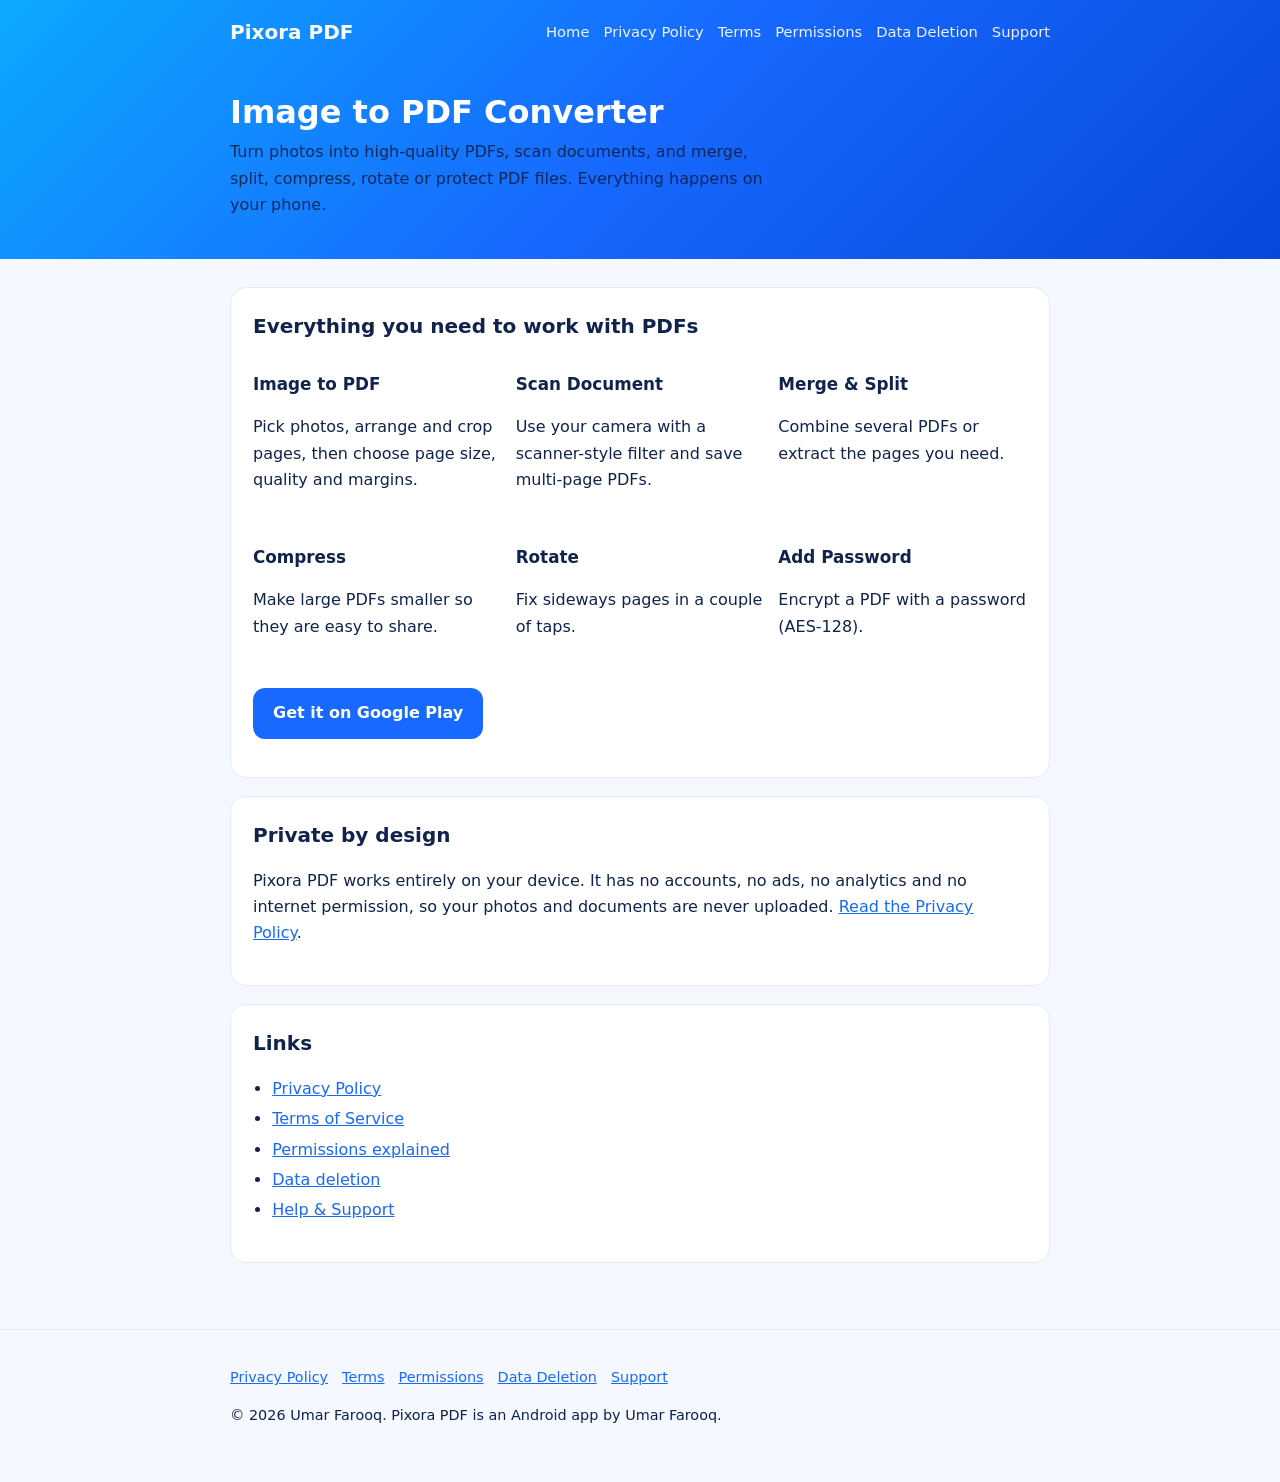
<file: index.html>
<!DOCTYPE html>
<html lang="en">
<head>
<meta charset="utf-8">
<meta name="viewport" content="width=device-width, initial-scale=1">
<title>Image to PDF Converter – Pixora PDF</title>
<meta name="description" content="Turn photos into high-quality PDFs, scan documents, and merge, split, compress, rotate or protect PDF files. Everything happens on your phone.">
<link rel="stylesheet" href="style.css">
</head>
<body>
<header><div class="wrap">
<div class="top"><a class="brand" href="index.html">Pixora PDF</a><nav><a href="index.html">Home</a><a href="privacy-policy.html">Privacy Policy</a><a href="terms-of-service.html">Terms</a><a href="permissions.html">Permissions</a><a href="data-deletion.html">Data Deletion</a><a href="support.html">Support</a></nav></div>
<div class="hero"><h1>Image to PDF Converter</h1><p>Turn photos into high-quality PDFs, scan documents, and merge, split, compress, rotate or protect PDF files. Everything happens on your phone.</p></div>
</div></header>
<main><div class="wrap">

<div class="card">
<h2>Everything you need to work with PDFs</h2>
<div class="grid">
<div><h3>Image to PDF</h3><p>Pick photos, arrange and crop pages, then choose page size, quality and margins.</p></div>
<div><h3>Scan Document</h3><p>Use your camera with a scanner-style filter and save multi-page PDFs.</p></div>
<div><h3>Merge &amp; Split</h3><p>Combine several PDFs or extract the pages you need.</p></div>
<div><h3>Compress</h3><p>Make large PDFs smaller so they are easy to share.</p></div>
<div><h3>Rotate</h3><p>Fix sideways pages in a couple of taps.</p></div>
<div><h3>Add Password</h3><p>Encrypt a PDF with a password (AES-128).</p></div>
</div>
<p><a class="btn" style="background:var(--blue);color:#fff" href="https://play.google.com/store/apps/details?id=com.pixorapdf">Get it on Google Play</a></p>
</div>
<div class="card">
<h2>Private by design</h2>
<p>Pixora PDF works entirely on your device. It has no accounts, no ads, no analytics and no internet permission, so your photos and documents are never uploaded. <a href="privacy-policy.html">Read the Privacy Policy</a>.</p>
</div>
<div class="card">
<h2>Links</h2>
<ul>
<li><a href="privacy-policy.html">Privacy Policy</a></li>
<li><a href="terms-of-service.html">Terms of Service</a></li>
<li><a href="permissions.html">Permissions explained</a></li>
<li><a href="data-deletion.html">Data deletion</a></li>
<li><a href="support.html">Help &amp; Support</a></li>
</ul>
</div>

</div></main>
<footer><div class="wrap"><p><a href="privacy-policy.html">Privacy Policy</a><a href="terms-of-service.html">Terms</a><a href="permissions.html">Permissions</a><a href="data-deletion.html">Data Deletion</a><a href="support.html">Support</a></p><p>© 2026 Umar Farooq. Pixora PDF is an Android app by Umar Farooq.</p></div></footer>
</body>
</html>
</file>
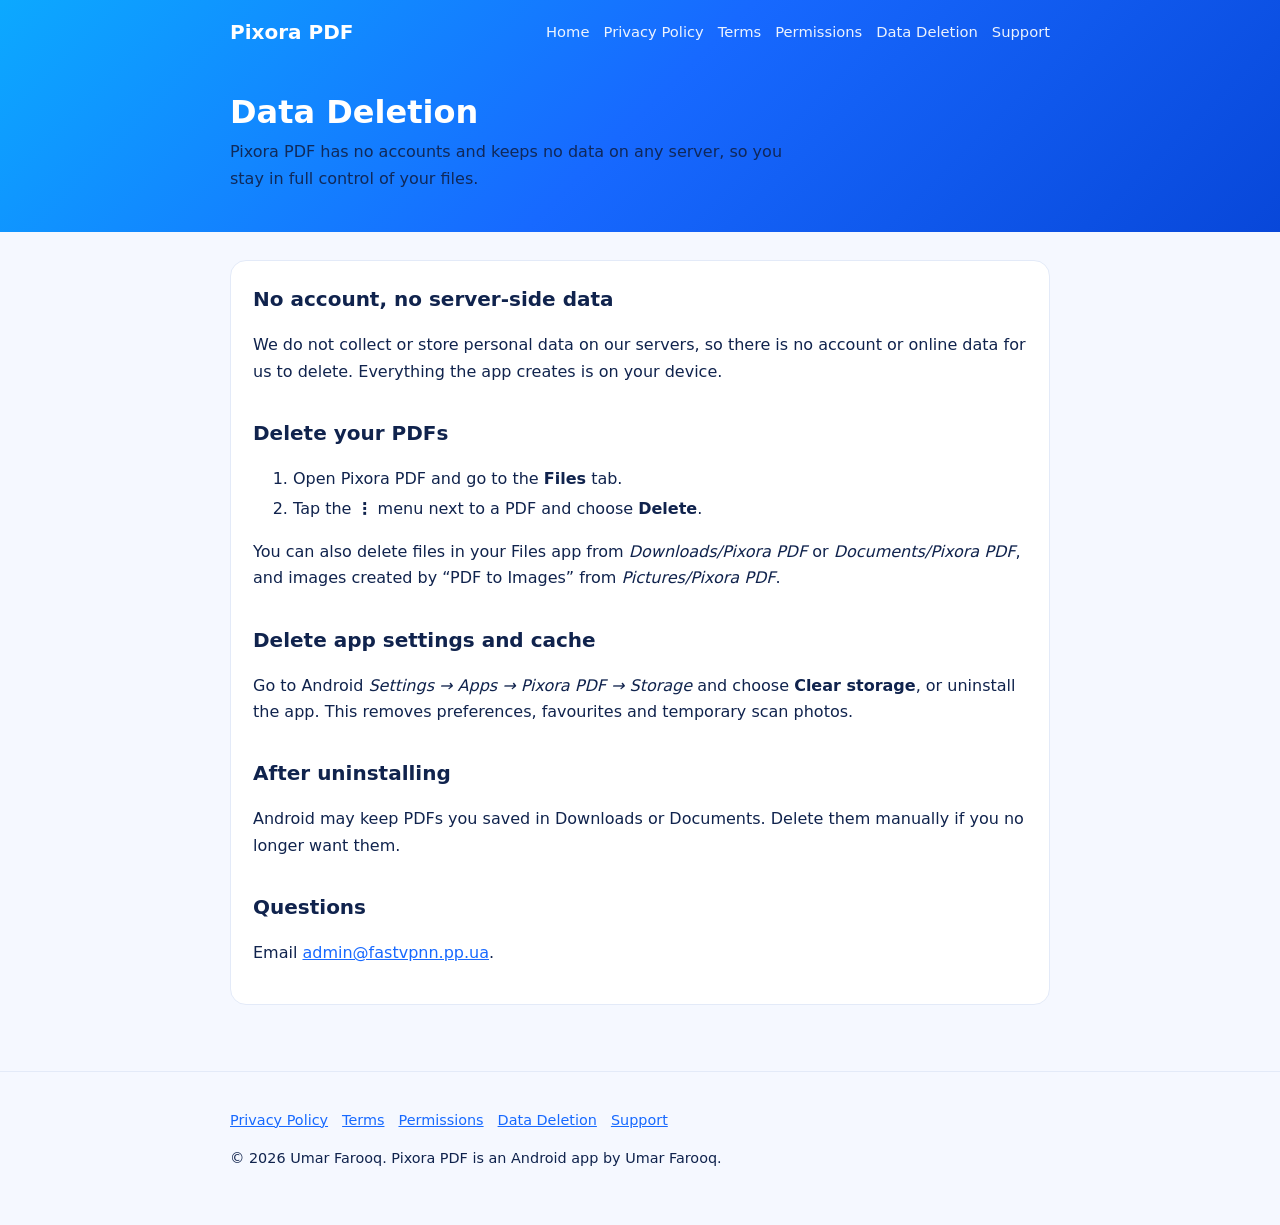
<file: data-deletion.html>
<!DOCTYPE html>
<html lang="en">
<head>
<meta charset="utf-8">
<meta name="viewport" content="width=device-width, initial-scale=1">
<title>Data Deletion – Pixora PDF</title>
<meta name="description" content="Pixora PDF has no accounts and keeps no data on any server, so you stay in full control of your files.">
<link rel="stylesheet" href="style.css">
</head>
<body>
<header><div class="wrap">
<div class="top"><a class="brand" href="index.html">Pixora PDF</a><nav><a href="index.html">Home</a><a href="privacy-policy.html">Privacy Policy</a><a href="terms-of-service.html">Terms</a><a href="permissions.html">Permissions</a><a href="data-deletion.html">Data Deletion</a><a href="support.html">Support</a></nav></div>
<div class="hero"><h1>Data Deletion</h1><p>Pixora PDF has no accounts and keeps no data on any server, so you stay in full control of your files.</p></div>
</div></header>
<main><div class="wrap">

<div class="card">
<h2>No account, no server-side data</h2>
<p>We do not collect or store personal data on our servers, so there is no account or online data for us to delete. Everything the app creates is on your device.</p>

<h2>Delete your PDFs</h2>
<ol>
<li>Open Pixora PDF and go to the <strong>Files</strong> tab.</li>
<li>Tap the <strong>⋮</strong> menu next to a PDF and choose <strong>Delete</strong>.</li>
</ol>
<p>You can also delete files in your Files app from <em>Downloads/Pixora PDF</em> or <em>Documents/Pixora PDF</em>, and images created by “PDF to Images” from <em>Pictures/Pixora PDF</em>.</p>

<h2>Delete app settings and cache</h2>
<p>Go to Android <em>Settings → Apps → Pixora PDF → Storage</em> and choose <strong>Clear storage</strong>, or uninstall the app. This removes preferences, favourites and temporary scan photos.</p>

<h2>After uninstalling</h2>
<p>Android may keep PDFs you saved in Downloads or Documents. Delete them manually if you no longer want them.</p>

<h2>Questions</h2>
<p>Email <a href="mailto:admin@fastvpnn.pp.ua">admin@fastvpnn.pp.ua</a>.</p>
</div>

</div></main>
<footer><div class="wrap"><p><a href="privacy-policy.html">Privacy Policy</a><a href="terms-of-service.html">Terms</a><a href="permissions.html">Permissions</a><a href="data-deletion.html">Data Deletion</a><a href="support.html">Support</a></p><p>© 2026 Umar Farooq. Pixora PDF is an Android app by Umar Farooq.</p></div></footer>
</body>
</html>
</file>
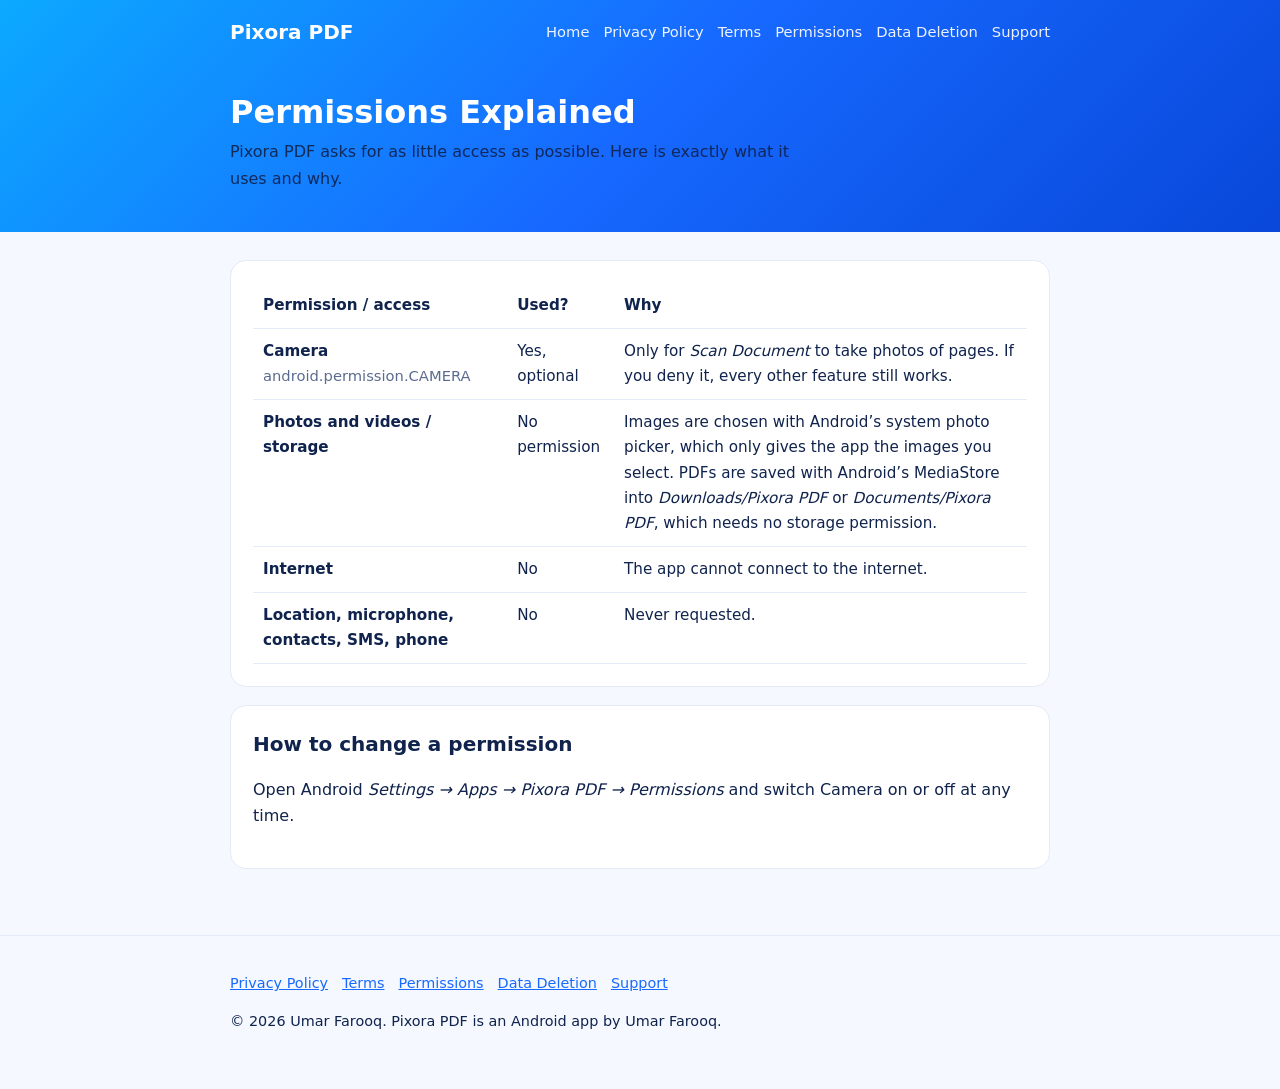
<file: permissions.html>
<!DOCTYPE html>
<html lang="en">
<head>
<meta charset="utf-8">
<meta name="viewport" content="width=device-width, initial-scale=1">
<title>Permissions Explained – Pixora PDF</title>
<meta name="description" content="Pixora PDF asks for as little access as possible. Here is exactly what it uses and why.">
<link rel="stylesheet" href="style.css">
</head>
<body>
<header><div class="wrap">
<div class="top"><a class="brand" href="index.html">Pixora PDF</a><nav><a href="index.html">Home</a><a href="privacy-policy.html">Privacy Policy</a><a href="terms-of-service.html">Terms</a><a href="permissions.html">Permissions</a><a href="data-deletion.html">Data Deletion</a><a href="support.html">Support</a></nav></div>
<div class="hero"><h1>Permissions Explained</h1><p>Pixora PDF asks for as little access as possible. Here is exactly what it uses and why.</p></div>
</div></header>
<main><div class="wrap">

<div class="card">
<table>
<tr><th>Permission / access</th><th>Used?</th><th>Why</th></tr>
<tr><td><strong>Camera</strong><br><span class="muted">android.permission.CAMERA</span></td><td>Yes, optional</td><td>Only for <em>Scan Document</em> to take photos of pages. If you deny it, every other feature still works.</td></tr>
<tr><td><strong>Photos and videos / storage</strong></td><td>No permission</td><td>Images are chosen with Android’s system photo picker, which only gives the app the images you select. PDFs are saved with Android’s MediaStore into <em>Downloads/Pixora PDF</em> or <em>Documents/Pixora PDF</em>, which needs no storage permission.</td></tr>
<tr><td><strong>Internet</strong></td><td>No</td><td>The app cannot connect to the internet.</td></tr>
<tr><td><strong>Location, microphone, contacts, SMS, phone</strong></td><td>No</td><td>Never requested.</td></tr>
</table>
</div>
<div class="card">
<h2>How to change a permission</h2>
<p>Open Android <em>Settings → Apps → Pixora PDF → Permissions</em> and switch Camera on or off at any time.</p>
</div>

</div></main>
<footer><div class="wrap"><p><a href="privacy-policy.html">Privacy Policy</a><a href="terms-of-service.html">Terms</a><a href="permissions.html">Permissions</a><a href="data-deletion.html">Data Deletion</a><a href="support.html">Support</a></p><p>© 2026 Umar Farooq. Pixora PDF is an Android app by Umar Farooq.</p></div></footer>
</body>
</html>
</file>
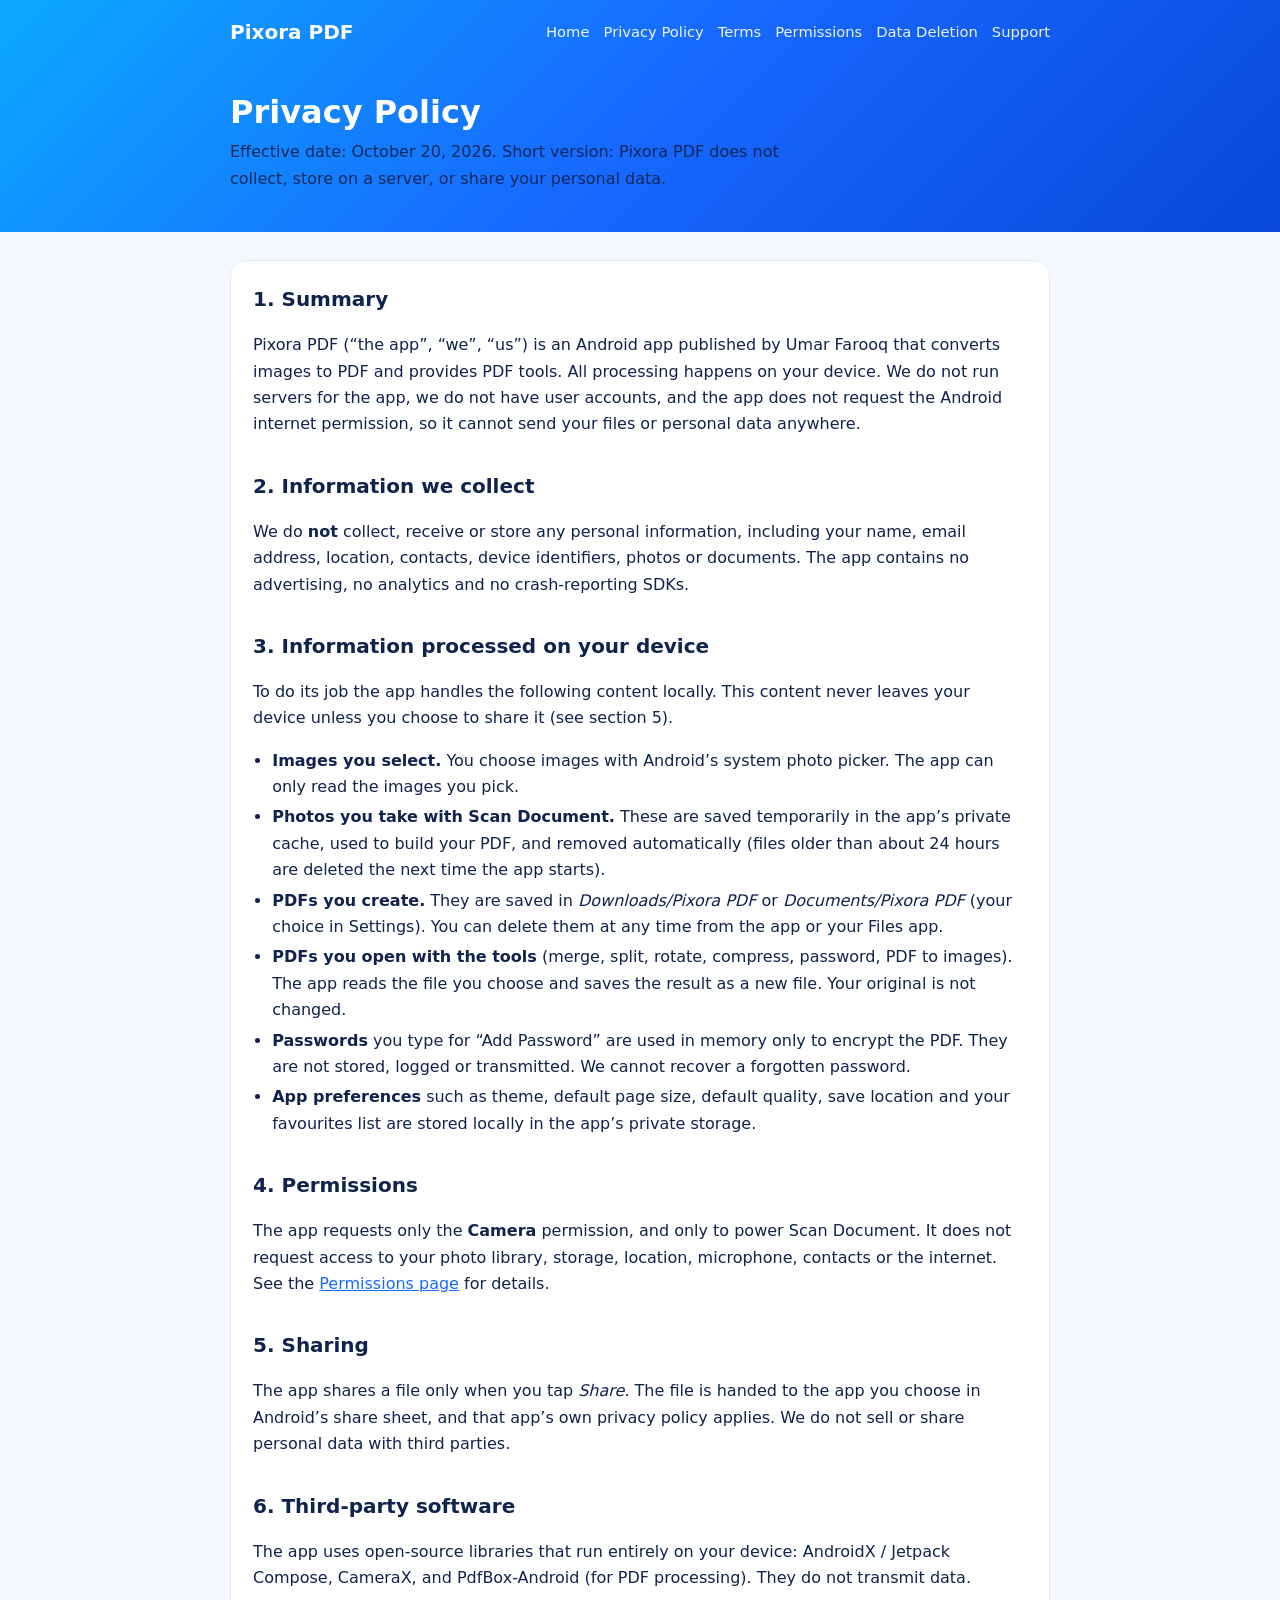
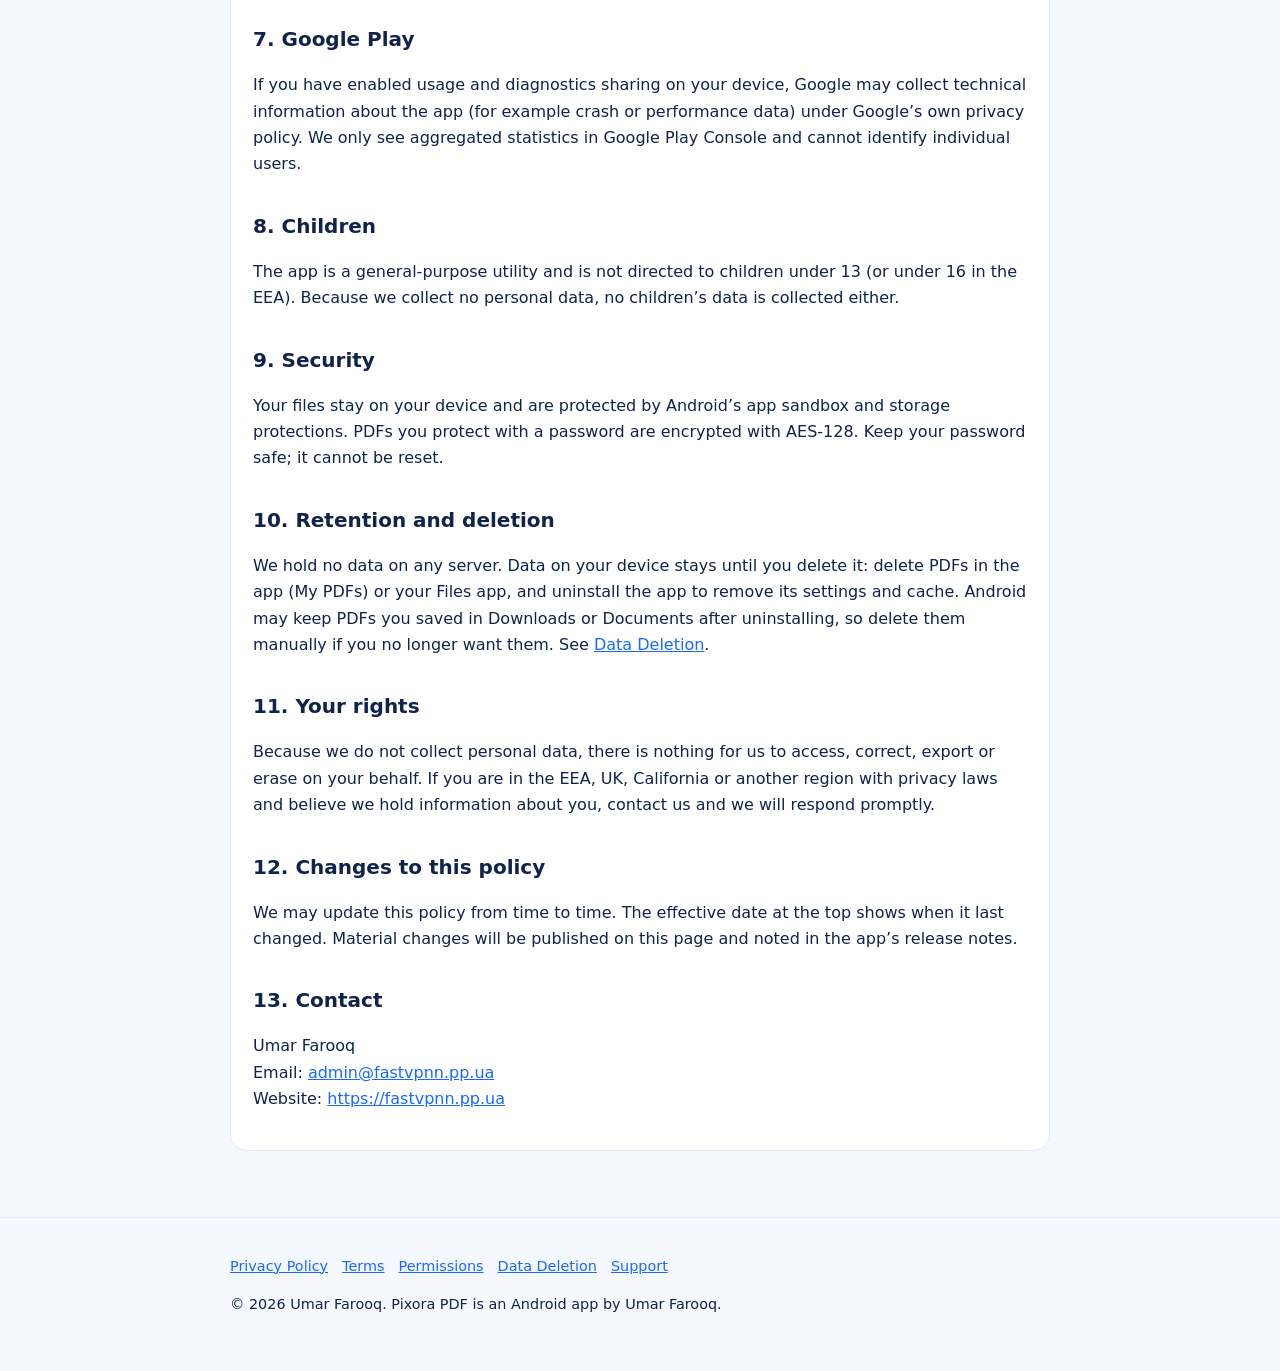
<file: privacy-policy.html>
<!DOCTYPE html>
<html lang="en">
<head>
<meta charset="utf-8">
<meta name="viewport" content="width=device-width, initial-scale=1">
<title>Privacy Policy – Pixora PDF</title>
<meta name="description" content="Effective date: October 20, 2026. Short version: Pixora PDF does not collect, store on a server, or share your personal data.">
<link rel="stylesheet" href="style.css">
</head>
<body>
<header><div class="wrap">
<div class="top"><a class="brand" href="index.html">Pixora PDF</a><nav><a href="index.html">Home</a><a href="privacy-policy.html">Privacy Policy</a><a href="terms-of-service.html">Terms</a><a href="permissions.html">Permissions</a><a href="data-deletion.html">Data Deletion</a><a href="support.html">Support</a></nav></div>
<div class="hero"><h1>Privacy Policy</h1><p>Effective date: October 20, 2026. Short version: Pixora PDF does not collect, store on a server, or share your personal data.</p></div>
</div></header>
<main><div class="wrap">

<div class="card">
<h2>1. Summary</h2>
<p>Pixora PDF (“the app”, “we”, “us”) is an Android app published by Umar Farooq that converts images to PDF and provides PDF tools. All processing happens on your device. We do not run servers for the app, we do not have user accounts, and the app does not request the Android internet permission, so it cannot send your files or personal data anywhere.</p>

<h2>2. Information we collect</h2>
<p>We do <strong>not</strong> collect, receive or store any personal information, including your name, email address, location, contacts, device identifiers, photos or documents. The app contains no advertising, no analytics and no crash-reporting SDKs.</p>

<h2>3. Information processed on your device</h2>
<p>To do its job the app handles the following content locally. This content never leaves your device unless you choose to share it (see section 5).</p>
<ul>
<li><strong>Images you select.</strong> You choose images with Android’s system photo picker. The app can only read the images you pick.</li>
<li><strong>Photos you take with Scan Document.</strong> These are saved temporarily in the app’s private cache, used to build your PDF, and removed automatically (files older than about 24 hours are deleted the next time the app starts).</li>
<li><strong>PDFs you create.</strong> They are saved in <em>Downloads/Pixora PDF</em> or <em>Documents/Pixora PDF</em> (your choice in Settings). You can delete them at any time from the app or your Files app.</li>
<li><strong>PDFs you open with the tools</strong> (merge, split, rotate, compress, password, PDF to images). The app reads the file you choose and saves the result as a new file. Your original is not changed.</li>
<li><strong>Passwords</strong> you type for “Add Password” are used in memory only to encrypt the PDF. They are not stored, logged or transmitted. We cannot recover a forgotten password.</li>
<li><strong>App preferences</strong> such as theme, default page size, default quality, save location and your favourites list are stored locally in the app’s private storage.</li>
</ul>

<h2>4. Permissions</h2>
<p>The app requests only the <strong>Camera</strong> permission, and only to power Scan Document. It does not request access to your photo library, storage, location, microphone, contacts or the internet. See the <a href="permissions.html">Permissions page</a> for details.</p>

<h2>5. Sharing</h2>
<p>The app shares a file only when you tap <em>Share</em>. The file is handed to the app you choose in Android’s share sheet, and that app’s own privacy policy applies. We do not sell or share personal data with third parties.</p>

<h2>6. Third-party software</h2>
<p>The app uses open-source libraries that run entirely on your device: AndroidX / Jetpack Compose, CameraX, and PdfBox-Android (for PDF processing). They do not transmit data.</p>

<h2>7. Google Play</h2>
<p>If you have enabled usage and diagnostics sharing on your device, Google may collect technical information about the app (for example crash or performance data) under Google’s own privacy policy. We only see aggregated statistics in Google Play Console and cannot identify individual users.</p>

<h2>8. Children</h2>
<p>The app is a general-purpose utility and is not directed to children under 13 (or under 16 in the EEA). Because we collect no personal data, no children’s data is collected either.</p>

<h2>9. Security</h2>
<p>Your files stay on your device and are protected by Android’s app sandbox and storage protections. PDFs you protect with a password are encrypted with AES-128. Keep your password safe; it cannot be reset.</p>

<h2>10. Retention and deletion</h2>
<p>We hold no data on any server. Data on your device stays until you delete it: delete PDFs in the app (My PDFs) or your Files app, and uninstall the app to remove its settings and cache. Android may keep PDFs you saved in Downloads or Documents after uninstalling, so delete them manually if you no longer want them. See <a href="data-deletion.html">Data Deletion</a>.</p>

<h2>11. Your rights</h2>
<p>Because we do not collect personal data, there is nothing for us to access, correct, export or erase on your behalf. If you are in the EEA, UK, California or another region with privacy laws and believe we hold information about you, contact us and we will respond promptly.</p>

<h2>12. Changes to this policy</h2>
<p>We may update this policy from time to time. The effective date at the top shows when it last changed. Material changes will be published on this page and noted in the app’s release notes.</p>

<h2>13. Contact</h2>
<p>Umar Farooq<br>Email: <a href="mailto:admin@fastvpnn.pp.ua">admin@fastvpnn.pp.ua</a><br>Website: <a href="https://fastvpnn.pp.ua">https://fastvpnn.pp.ua</a></p>
</div>

</div></main>
<footer><div class="wrap"><p><a href="privacy-policy.html">Privacy Policy</a><a href="terms-of-service.html">Terms</a><a href="permissions.html">Permissions</a><a href="data-deletion.html">Data Deletion</a><a href="support.html">Support</a></p><p>© 2026 Umar Farooq. Pixora PDF is an Android app by Umar Farooq.</p></div></footer>
</body>
</html>
</file>
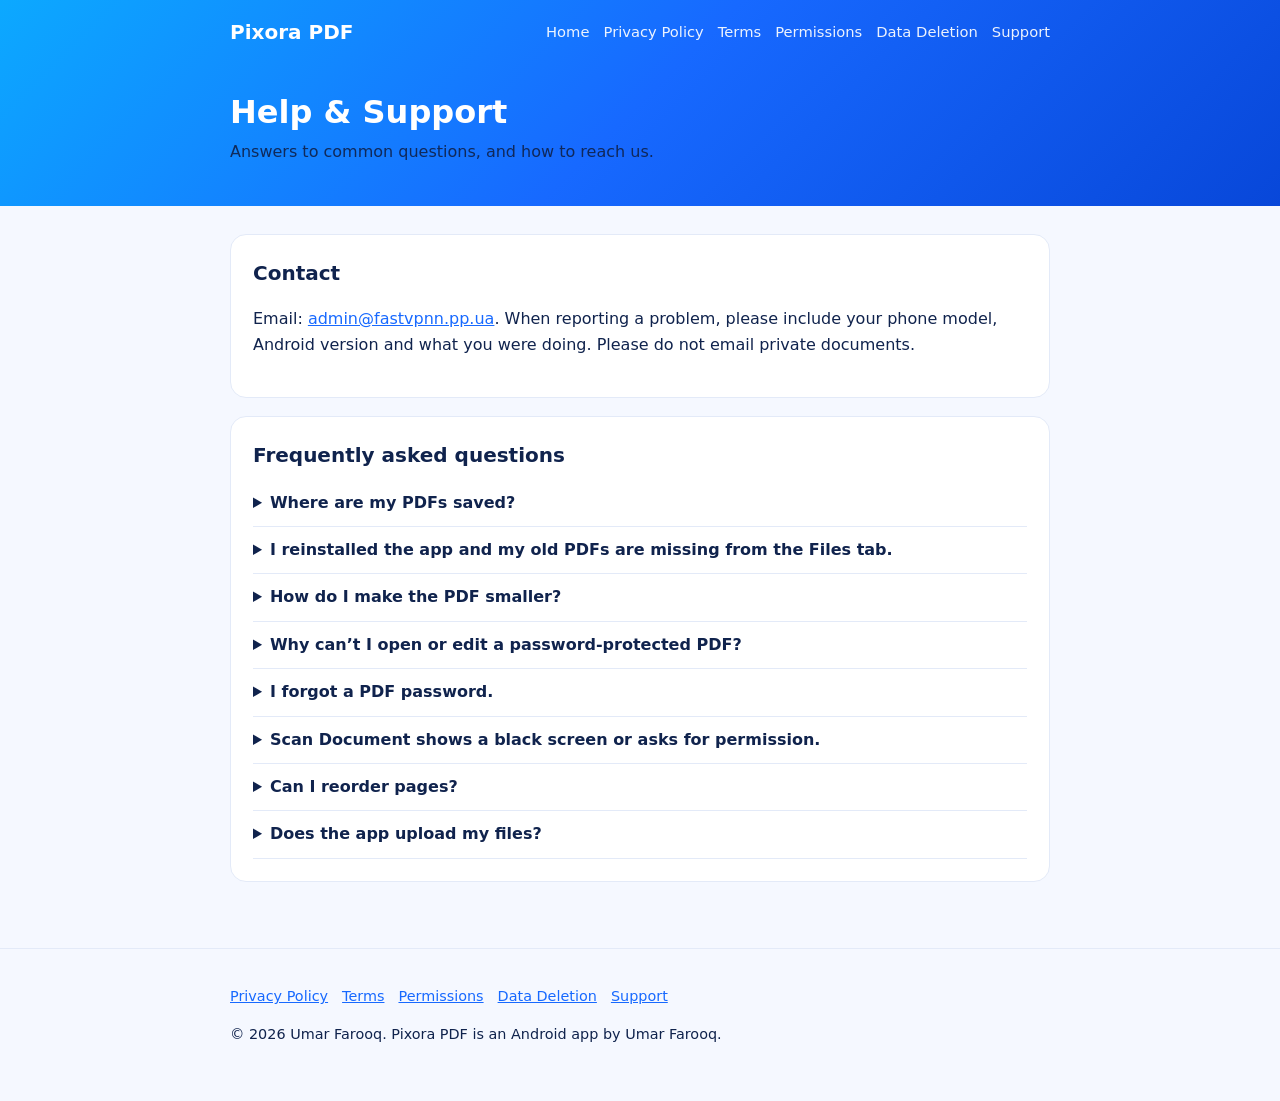
<file: support.html>
<!DOCTYPE html>
<html lang="en">
<head>
<meta charset="utf-8">
<meta name="viewport" content="width=device-width, initial-scale=1">
<title>Help & Support – Pixora PDF</title>
<meta name="description" content="Answers to common questions, and how to reach us.">
<link rel="stylesheet" href="style.css">
</head>
<body>
<header><div class="wrap">
<div class="top"><a class="brand" href="index.html">Pixora PDF</a><nav><a href="index.html">Home</a><a href="privacy-policy.html">Privacy Policy</a><a href="terms-of-service.html">Terms</a><a href="permissions.html">Permissions</a><a href="data-deletion.html">Data Deletion</a><a href="support.html">Support</a></nav></div>
<div class="hero"><h1>Help & Support</h1><p>Answers to common questions, and how to reach us.</p></div>
</div></header>
<main><div class="wrap">

<div class="card">
<h2>Contact</h2>
<p>Email: <a href="mailto:admin@fastvpnn.pp.ua">admin@fastvpnn.pp.ua</a>. When reporting a problem, please include your phone model, Android version and what you were doing. Please do not email private documents.</p>
</div>
<div class="card">
<h2>Frequently asked questions</h2>
<details><summary>Where are my PDFs saved?</summary><p>In <em>Downloads/Pixora PDF</em> by default. You can switch to <em>Documents/Pixora PDF</em> in Settings → Save Location. They are listed in the Files tab.</p></details>
<details><summary>I reinstalled the app and my old PDFs are missing from the Files tab.</summary><p>Android only lets an app list files created by that installation. Your PDFs are still in Downloads/Pixora PDF; open them with your Files app.</p></details>
<details><summary>How do I make the PDF smaller?</summary><p>Choose a lower Image quality in PDF Settings, or use Tools → Compress PDF. Compressed pages become images, so text in the new file can’t be selected.</p></details>
<details><summary>Why can’t I open or edit a password-protected PDF?</summary><p>The in-app viewer and tools can’t open encrypted PDFs. Open the file in another PDF app, or use the original unprotected file.</p></details>
<details><summary>I forgot a PDF password.</summary><p>We can’t recover it because passwords are never stored. Use the original file if you still have it.</p></details>
<details><summary>Scan Document shows a black screen or asks for permission.</summary><p>Allow Camera access in Android Settings → Apps → Pixora PDF → Permissions, then reopen the Scan screen.</p></details>
<details><summary>Can I reorder pages?</summary><p>Yes. In Arrange Pages tap <strong>Reorder</strong> and use the arrows under each page. You can also rotate, crop and delete pages there.</p></details>
<details><summary>Does the app upload my files?</summary><p>No. It has no internet permission and works offline.</p></details>
</div>

</div></main>
<footer><div class="wrap"><p><a href="privacy-policy.html">Privacy Policy</a><a href="terms-of-service.html">Terms</a><a href="permissions.html">Permissions</a><a href="data-deletion.html">Data Deletion</a><a href="support.html">Support</a></p><p>© 2026 Umar Farooq. Pixora PDF is an Android app by Umar Farooq.</p></div></footer>
</body>
</html>
</file>
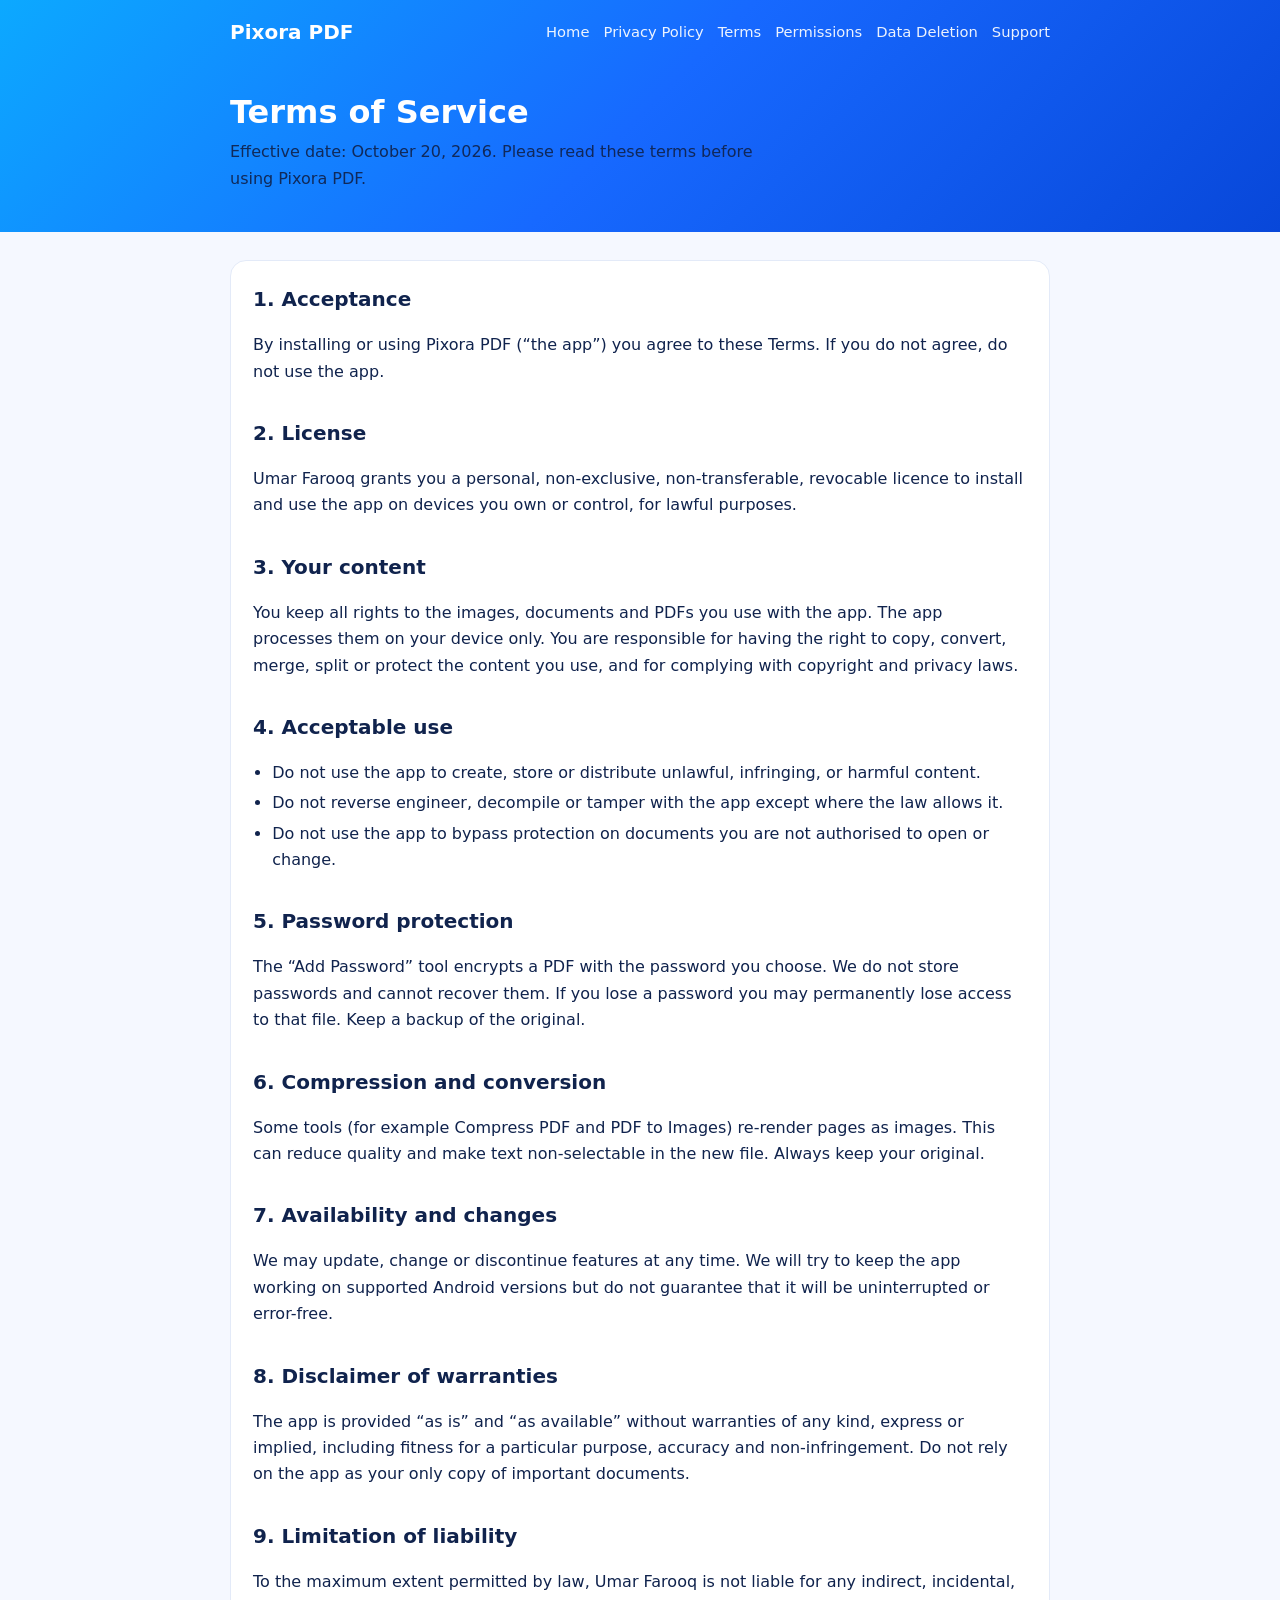
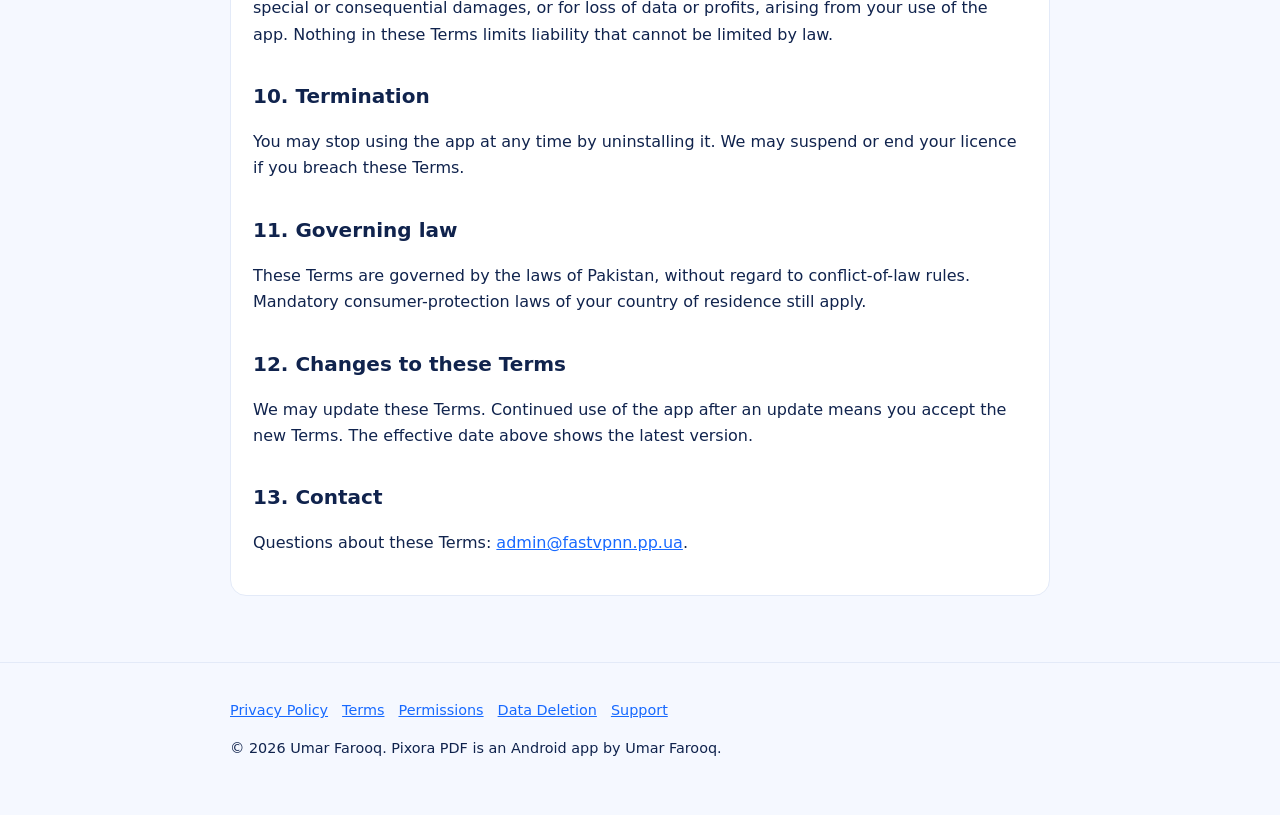
<file: terms-of-service.html>
<!DOCTYPE html>
<html lang="en">
<head>
<meta charset="utf-8">
<meta name="viewport" content="width=device-width, initial-scale=1">
<title>Terms of Service – Pixora PDF</title>
<meta name="description" content="Effective date: October 20, 2026. Please read these terms before using Pixora PDF.">
<link rel="stylesheet" href="style.css">
</head>
<body>
<header><div class="wrap">
<div class="top"><a class="brand" href="index.html">Pixora PDF</a><nav><a href="index.html">Home</a><a href="privacy-policy.html">Privacy Policy</a><a href="terms-of-service.html">Terms</a><a href="permissions.html">Permissions</a><a href="data-deletion.html">Data Deletion</a><a href="support.html">Support</a></nav></div>
<div class="hero"><h1>Terms of Service</h1><p>Effective date: October 20, 2026. Please read these terms before using Pixora PDF.</p></div>
</div></header>
<main><div class="wrap">

<div class="card">
<h2>1. Acceptance</h2>
<p>By installing or using Pixora PDF (“the app”) you agree to these Terms. If you do not agree, do not use the app.</p>

<h2>2. License</h2>
<p>Umar Farooq grants you a personal, non-exclusive, non-transferable, revocable licence to install and use the app on devices you own or control, for lawful purposes.</p>

<h2>3. Your content</h2>
<p>You keep all rights to the images, documents and PDFs you use with the app. The app processes them on your device only. You are responsible for having the right to copy, convert, merge, split or protect the content you use, and for complying with copyright and privacy laws.</p>

<h2>4. Acceptable use</h2>
<ul>
<li>Do not use the app to create, store or distribute unlawful, infringing, or harmful content.</li>
<li>Do not reverse engineer, decompile or tamper with the app except where the law allows it.</li>
<li>Do not use the app to bypass protection on documents you are not authorised to open or change.</li>
</ul>

<h2>5. Password protection</h2>
<p>The “Add Password” tool encrypts a PDF with the password you choose. We do not store passwords and cannot recover them. If you lose a password you may permanently lose access to that file. Keep a backup of the original.</p>

<h2>6. Compression and conversion</h2>
<p>Some tools (for example Compress PDF and PDF to Images) re-render pages as images. This can reduce quality and make text non-selectable in the new file. Always keep your original.</p>

<h2>7. Availability and changes</h2>
<p>We may update, change or discontinue features at any time. We will try to keep the app working on supported Android versions but do not guarantee that it will be uninterrupted or error-free.</p>

<h2>8. Disclaimer of warranties</h2>
<p>The app is provided “as is” and “as available” without warranties of any kind, express or implied, including fitness for a particular purpose, accuracy and non-infringement. Do not rely on the app as your only copy of important documents.</p>

<h2>9. Limitation of liability</h2>
<p>To the maximum extent permitted by law, Umar Farooq is not liable for any indirect, incidental, special or consequential damages, or for loss of data or profits, arising from your use of the app. Nothing in these Terms limits liability that cannot be limited by law.</p>

<h2>10. Termination</h2>
<p>You may stop using the app at any time by uninstalling it. We may suspend or end your licence if you breach these Terms.</p>

<h2>11. Governing law</h2>
<p>These Terms are governed by the laws of Pakistan, without regard to conflict-of-law rules. Mandatory consumer-protection laws of your country of residence still apply.</p>

<h2>12. Changes to these Terms</h2>
<p>We may update these Terms. Continued use of the app after an update means you accept the new Terms. The effective date above shows the latest version.</p>

<h2>13. Contact</h2>
<p>Questions about these Terms: <a href="mailto:admin@fastvpnn.pp.ua">admin@fastvpnn.pp.ua</a>.</p>
</div>

</div></main>
<footer><div class="wrap"><p><a href="privacy-policy.html">Privacy Policy</a><a href="terms-of-service.html">Terms</a><a href="permissions.html">Permissions</a><a href="data-deletion.html">Data Deletion</a><a href="support.html">Support</a></p><p>© 2026 Umar Farooq. Pixora PDF is an Android app by Umar Farooq.</p></div></footer>
</body>
</html>
</file>
<file: style.css>
:root{--bg:#f5f8ff;--card:#fff;--ink:#10234d;--muted:#5b6b8f;--line:#e3eaf8;--blue:#1769ff;--blue2:#0847d9}
@media(prefers-color-scheme:dark){:root{--bg:#0d1322;--card:#161e33;--ink:#eef3ff;--muted:#97a3c2;--line:#28324d;--blue:#4c8dff;--blue2:#2f6fe0}}
*{box-sizing:border-box}html{-webkit-text-size-adjust:100%}
body{margin:0;font:16px/1.65 system-ui,-apple-system,"Segoe UI",Roboto,Helvetica,Arial,sans-serif;background:var(--bg);color:var(--ink)}
a{color:var(--blue)}header{background:linear-gradient(135deg,#0ca9ff,var(--blue),var(--blue2));color:#fff}
.wrap{max-width:860px;margin:0 auto;padding:0 20px}
.top{display:flex;align-items:center;justify-content:space-between;gap:12px;flex-wrap:wrap;padding:16px 0}
.brand{font-weight:800;font-size:1.25rem;color:#fff;text-decoration:none}
nav a{color:#fff;text-decoration:none;margin-left:14px;font-size:.92rem;opacity:.92}nav a:hover{opacity:1;text-decoration:underline}
.hero{padding:28px 0 40px}.hero h1{margin:0 0 8px;font-size:2rem;line-height:1.2}.hero p{margin:0;opacity:.92;max-width:560px}
main{padding:28px 0 48px}.card{background:var(--card);border:1px solid var(--line);border-radius:16px;padding:22px;margin:0 0 18px}
h2{margin:1.6em 0 .4em;font-size:1.25rem}h2:first-child{margin-top:0}h3{margin:1.2em 0 .3em;font-size:1.05rem}
p,li{color:var(--ink)}.muted{color:var(--muted);font-size:.92rem}ul{padding-left:1.2em}li{margin:.25em 0}
.grid{display:grid;grid-template-columns:repeat(auto-fit,minmax(220px,1fr));gap:14px}
.btn{display:inline-block;background:#fff;color:var(--blue2);font-weight:700;padding:12px 20px;border-radius:12px;text-decoration:none;margin-top:16px}
table{width:100%;border-collapse:collapse;font-size:.95rem}th,td{text-align:left;padding:10px;border-bottom:1px solid var(--line);vertical-align:top}
footer{border-top:1px solid var(--line);padding:22px 0 40px;color:var(--muted);font-size:.9rem}footer a{margin-right:14px}
details{border-bottom:1px solid var(--line);padding:10px 0}summary{cursor:pointer;font-weight:600}
</file>
